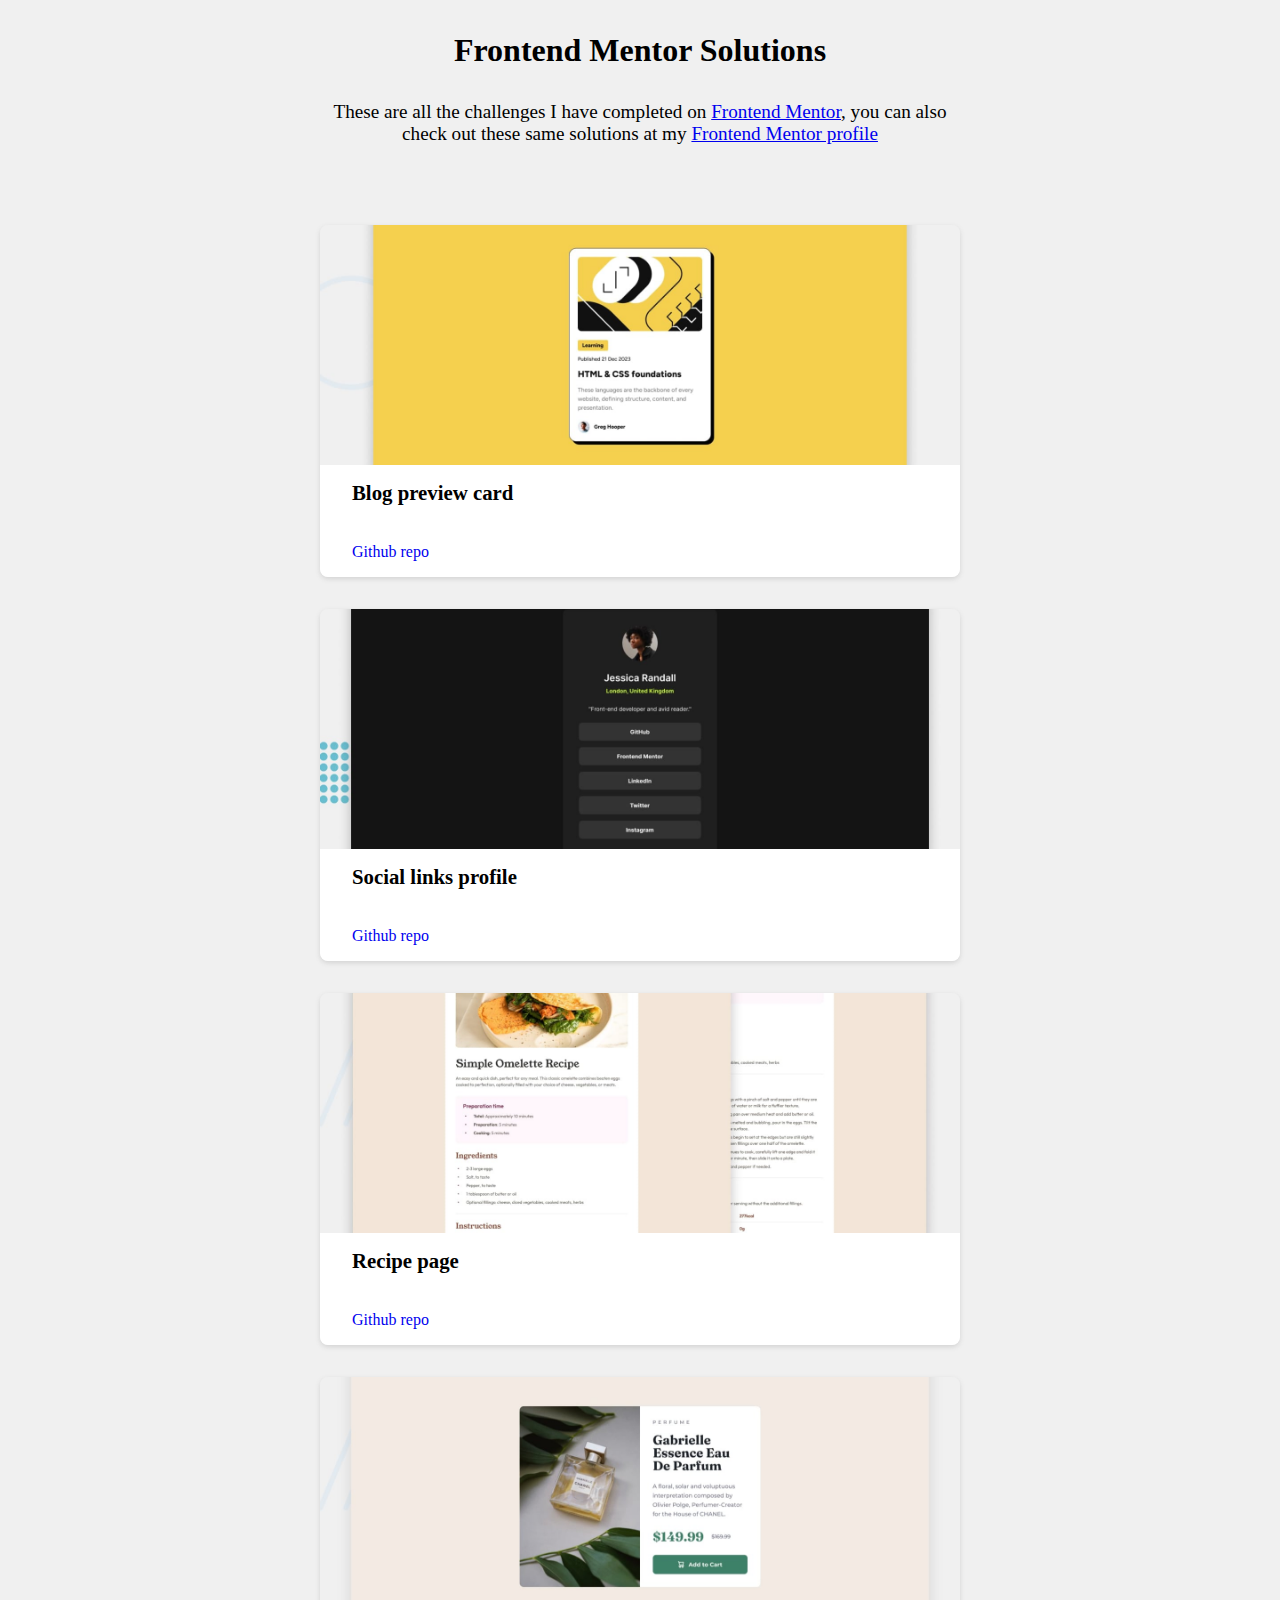
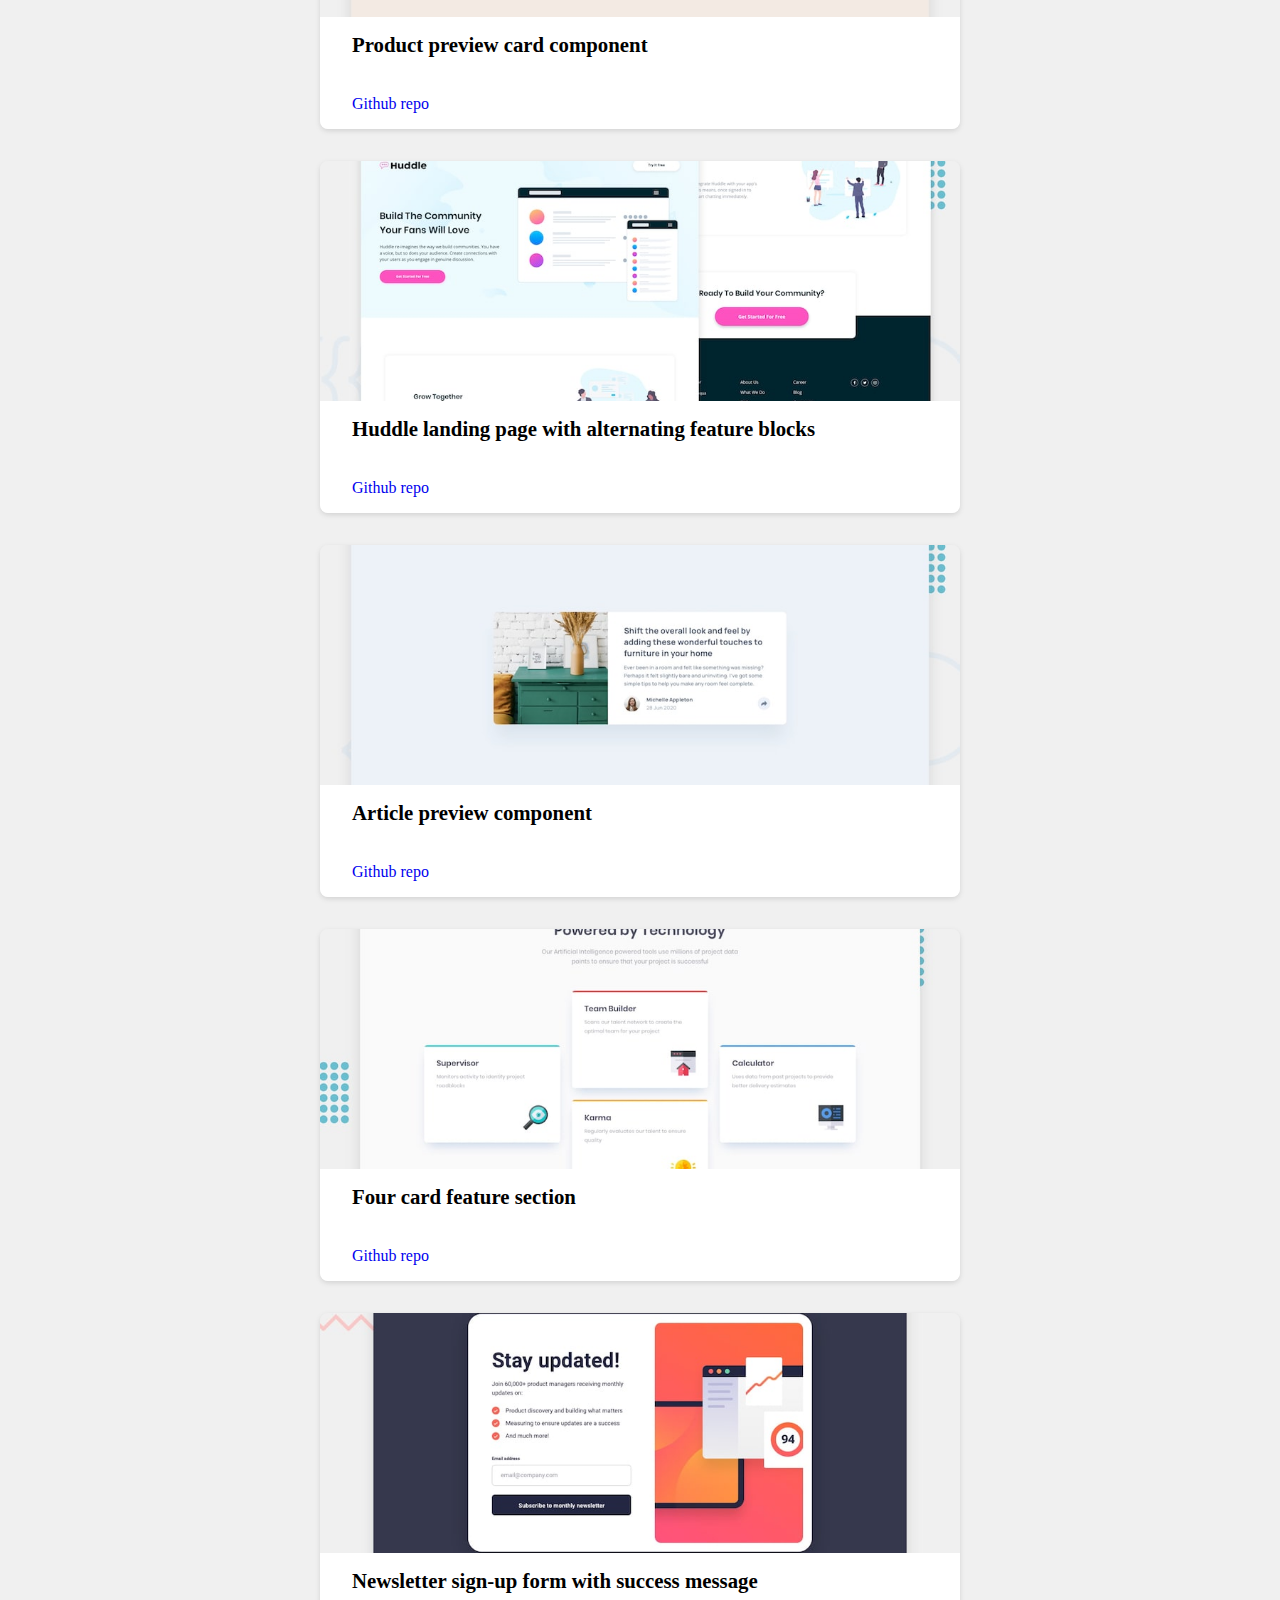
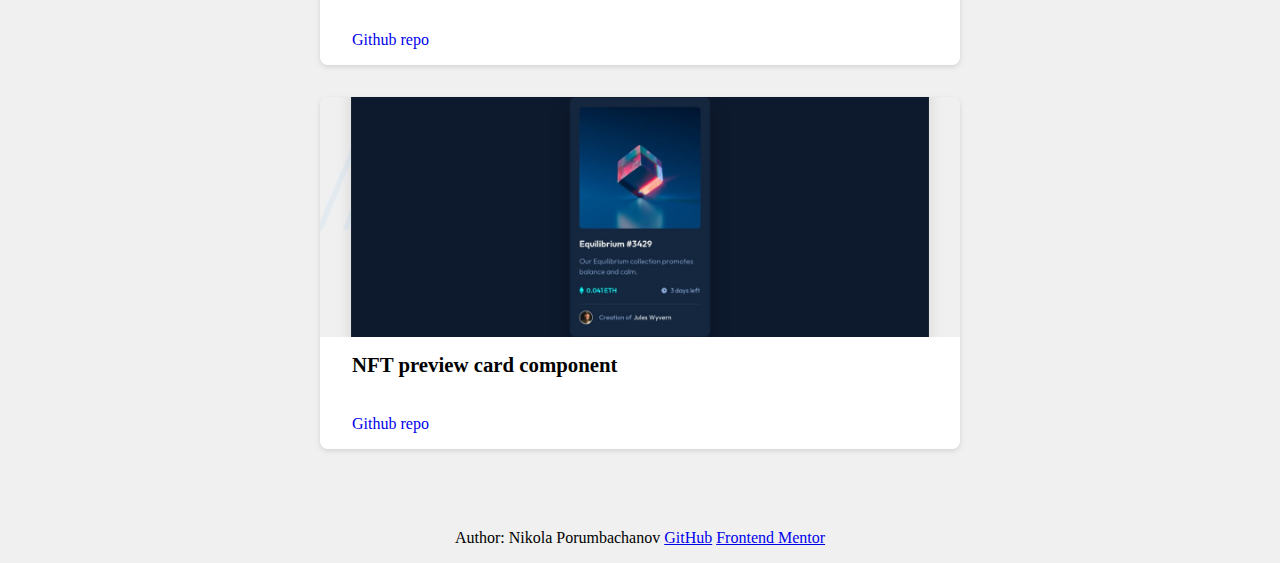
<file: index.html>
<!DOCTYPE html>
<html lang="en">
  <head>
    <meta charset="UTF-8" />
    <meta name="viewport" content="width=device-width, initial-scale=1.0" />
    <title>Frontend Mentor Challanges</title>

    <link rel="stylesheet" href="style.css" />
  </head>
  <body>
    <main class="container">
      <div class="text-content">
        <h1>Frontend Mentor Solutions</h1>
        <p>These are all the challenges I have completed on <a href="https://www.frontendmentor.io" target="_blank">Frontend Mentor</a>, you can also check out these same solutions at my <a href="https://www.frontendmentor.io/profile/porumbachanov/solutions" target="_blank">Frontend Mentor profile</a></p>
      </div>
      <ul class="cards" id="cards"></ul>
    </main>

    <footer>
      <div class="attribution">
        <p>Author: Nikola Porumbachanov <a href="https://github.com/porumbachanov" target="_blank">GitHub</a> <a href="https://www.frontendmentor.io/profile/porumbachanov" target="_blank">Frontend Mentor</a></p>
      </div>
    </footer>

    <script src="./script.js" type="module"></script>
  </body>
</html>
</file>
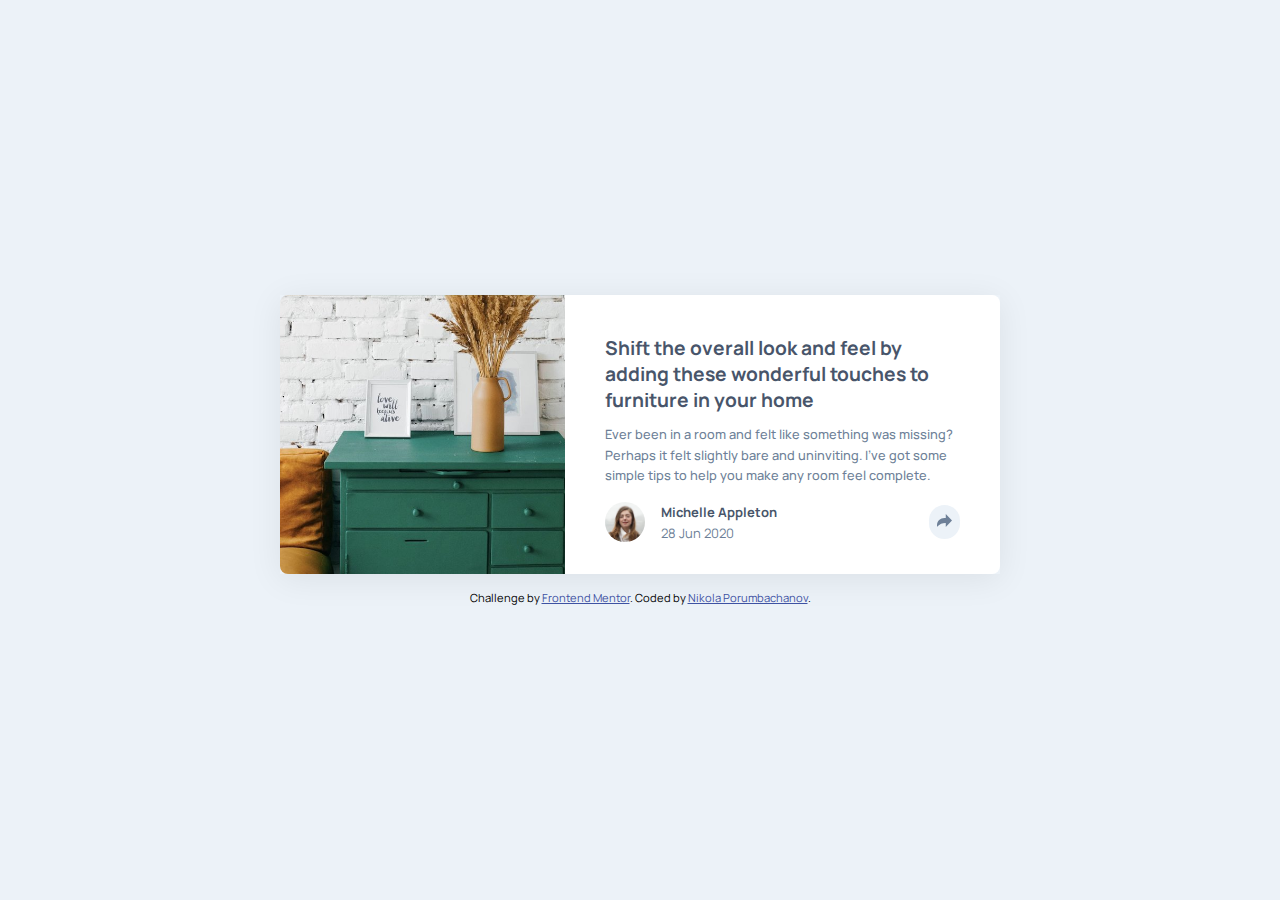
<file: article-preview-component/index.html>
<!DOCTYPE html>
<html lang="en">
  <head>
    <meta charset="UTF-8" />
    <meta name="viewport" content="width=device-width, initial-scale=1.0" />
    <!-- displays site properly based on user's device -->

    <link rel="icon" type="image/png" sizes="32x32" href="./images/favicon-32x32.png" />

    <!-- Google Fonts -->
    <link rel="preconnect" href="https://fonts.googleapis.com" />
    <link rel="preconnect" href="https://fonts.gstatic.com" crossorigin />
    <link href="https://fonts.googleapis.com/css2?family=Manrope:wght@200..800&display=swap" rel="stylesheet" />

    <link rel="stylesheet" href="style.css" />
    <script defer src="main.js"></script>

    <title>Frontend Mentor | Article preview component</title>
  </head>
  <body>
    <main>
      <div class="container">
        <div class="image"></div>
        <div class="content">
          <div class="content-text">
            <h1>Shift the overall look and feel by adding these wonderful touches to furniture in your home</h1>
            <p>Ever been in a room and felt like something was missing? Perhaps it felt slightly bare and uninviting. I’ve got some simple tips to help you make any room feel complete.</p>
          </div>
          <div class="bottom-content" id="bottom-content">
            <div class="author" id="author">
              <img src="images/avatar-michelle.jpg" alt="Michelle" />
              <div class="author-text">
                <span class="author-name">Michelle Appleton</span>
                <span class="date">28 Jun 2020</span>
              </div>
            </div>
            <div class="socials" id="socials">
              Share
              <a class="facebook" href="#">
                <img src="images/icon-facebook.svg" alt="facebook" />
              </a>
              <a class="twitter" href="#">
                <img src="images/icon-twitter.svg" alt="twitter" />
              </a>
              <a class="pinterest" href="#">
                <img src="images/icon-pinterest.svg" alt="pinterest" />
              </a>
            </div>
            <div class="share-icon" id="share">
              <svg xmlns="http://www.w3.org/2000/svg" width="15" height="13"><path fill="#6E8098" d="M15 6.495L8.766.014V3.88H7.441C3.33 3.88 0 7.039 0 10.936v2.049l.589-.612C2.59 10.294 5.422 9.11 8.39 9.11h.375v3.867L15 6.495z" /></svg>
              <div class="socials-tooltip" id="tooltip">
                Share
                <a class="facebook" href="#">
                  <img src="images/icon-facebook.svg" alt="facebook" />
                </a>
                <a class="twitter" href="#">
                  <img src="images/icon-twitter.svg" alt="twitter" />
                </a>
                <a class="pinterest" href="#">
                  <img src="images/icon-pinterest.svg" alt="pinterest" />
                </a>
              </div>
            </div>
          </div>
        </div>
      </div>
    </main>
    <footer>
      <div class="attribution">Challenge by <a href="https://www.frontendmentor.io?ref=challenge" target="_blank">Frontend Mentor</a>. Coded by <a href="#">Nikola Porumbachanov</a>.</div>
    </footer>
  </body>
</html>
</file>
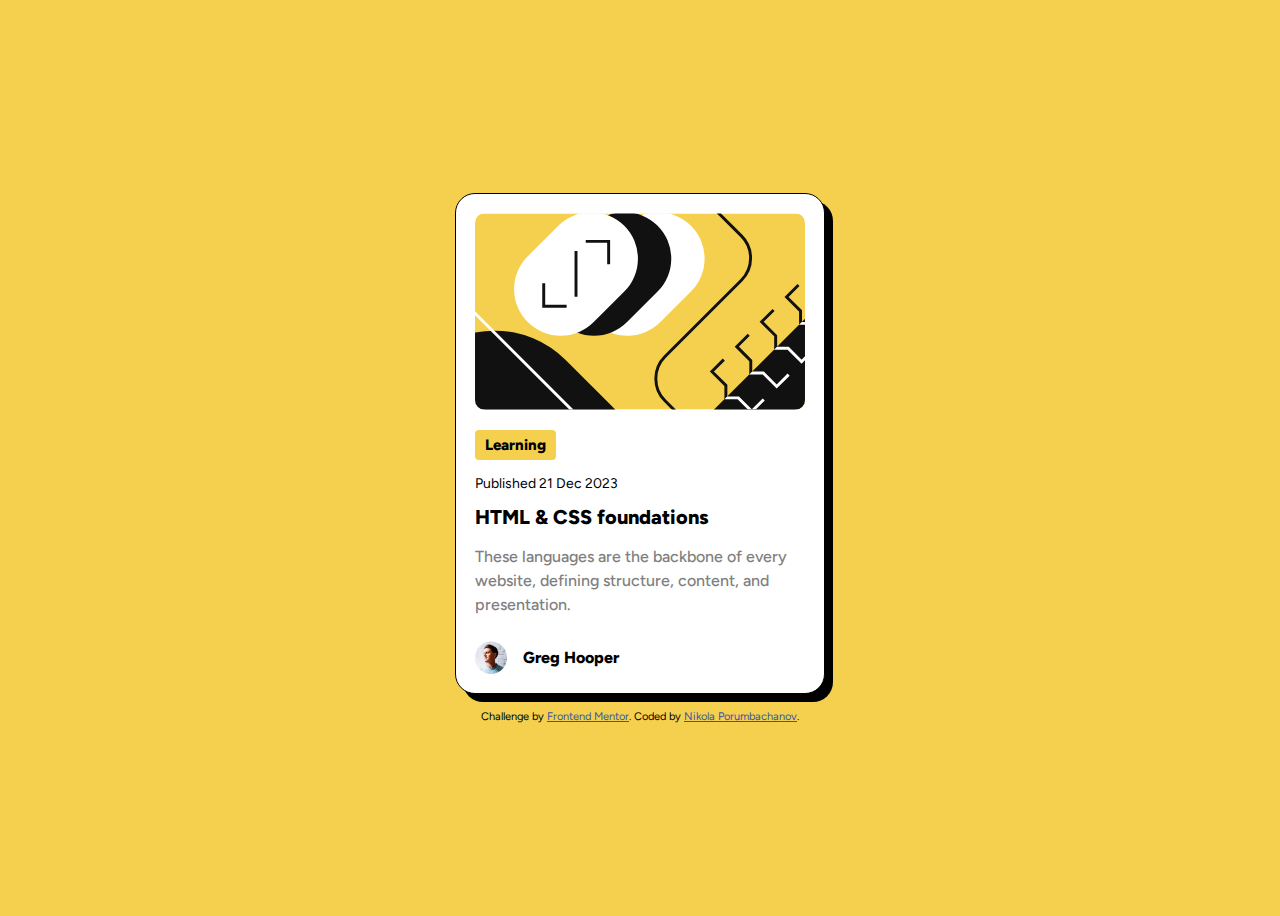
<file: blog-preview-card/index.html>
<!DOCTYPE html>
<html lang="en">
  <head>
    <meta charset="UTF-8" />
    <meta name="viewport" content="width=device-width, initial-scale=1.0" />
    <!-- displays site properly based on user's device -->

    <!-- Google Fonts -->
    <link rel="preconnect" href="https://fonts.googleapis.com" />
    <link rel="preconnect" href="https://fonts.gstatic.com" crossorigin />
    <link href="https://fonts.googleapis.com/css2?family=Figtree:ital,wght@0,300..900;1,300..900&display=swap" rel="stylesheet" />

    <link rel="icon" type="image/png" sizes="32x32" href="./assets/images/favicon-32x32.png" />
    <link rel="stylesheet" href="style.css" />

    <title>Frontend Mentor | Blog preview card</title>
  </head>
  <body>
    <main>
      <div class="card">
        <img class="card-img" src="assets/images/illustration-article.svg" alt="Article" />
        <div class="card-tag">Learning</div>
        <div class="card-date">Published 21 Dec 2023</div>
        <h1 class="card-title">HTML & CSS foundations</h1>
        <p class="card-desc">These languages are the backbone of every website, defining structure, content, and presentation.</p>

        <div class="card-author">
          <img src="assets/images/image-avatar.webp" alt="Author" />
          <span>Greg Hooper</span>
        </div>
      </div>
    </main>

    <footer>
      <div class="attribution">Challenge by <a href="https://www.frontendmentor.io?ref=challenge" target="_blank">Frontend Mentor</a>. Coded by <a href="#">Nikola Porumbachanov</a>.</div>
    </footer>
  </body>
</html>
</file>
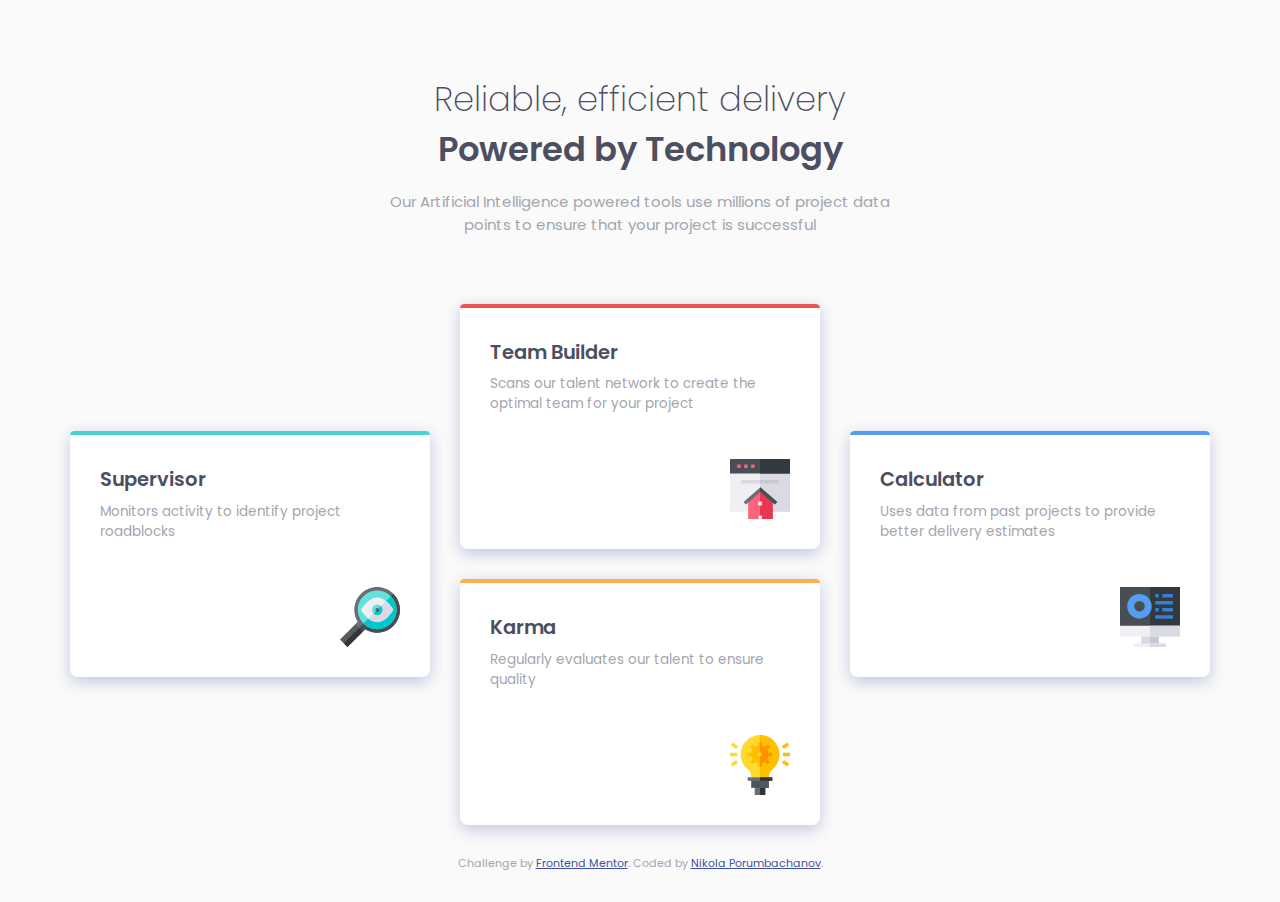
<file: four-card-feature-section/index.html>
<!DOCTYPE html>
<html lang="en">
  <head>
    <meta charset="UTF-8" />
    <meta name="viewport" content="width=device-width, initial-scale=1.0" />
    <!-- displays site properly based on user's device -->

    <link rel="icon" type="image/png" sizes="32x32" href="./images/favicon-32x32.png" />

    <!-- Google Fonts -->
    <link rel="preconnect" href="https://fonts.googleapis.com" />
    <link rel="preconnect" href="https://fonts.gstatic.com" crossorigin />
    <link href="https://fonts.googleapis.com/css2?family=Poppins:ital,wght@0,100;0,200;0,300;0,400;0,500;0,600;0,700;0,800;0,900;1,100;1,200;1,300;1,400;1,500;1,600;1,700;1,800;1,900&display=swap" rel="stylesheet" />

    <link rel="stylesheet" href="style.css" />

    <title>Frontend Mentor | Four card feature section</title>
  </head>
  <body>
    <main>
      <div class="text-container">
        <h1>Reliable, efficient delivery</h1>
        <h2>Powered by Technology</h2>
        <p>Our Artificial Intelligence powered tools use millions of project data points to ensure that your project is successful</p>
      </div>
      <div class="card-container">
        <div class="card">
          <h2>Supervisor</h2>
          <p>Monitors activity to identify project roadblocks</p>
          <img src="images/icon-supervisor.svg" alt="Supervisor" />
        </div>
        <div class="card">
          <h2>Team Builder</h2>
          <p>Scans our talent network to create the optimal team for your project</p>
          <img src="images/icon-team-builder.svg" alt="Team Builder" />
        </div>
        <div class="card">
          <h2>Karma</h2>
          <p>Regularly evaluates our talent to ensure quality</p>
          <img src="images/icon-karma.svg" alt="Karma" />
        </div>
        <div class="card">
          <h2>Calculator</h2>
          <p>Uses data from past projects to provide better delivery estimates</p>
          <img src="images/icon-calculator.svg" alt="Calculator" />
        </div>
      </div>
    </main>

    <footer>
      <p class="attribution">Challenge by <a href="https://www.frontendmentor.io?ref=challenge" target="_blank">Frontend Mentor</a>. Coded by <a href="https://www.frontendmentor.io/profile/Vrondir" target="_blank">Nikola Porumbachanov</a>.</p>
    </footer>
  </body>
</html>
</file>
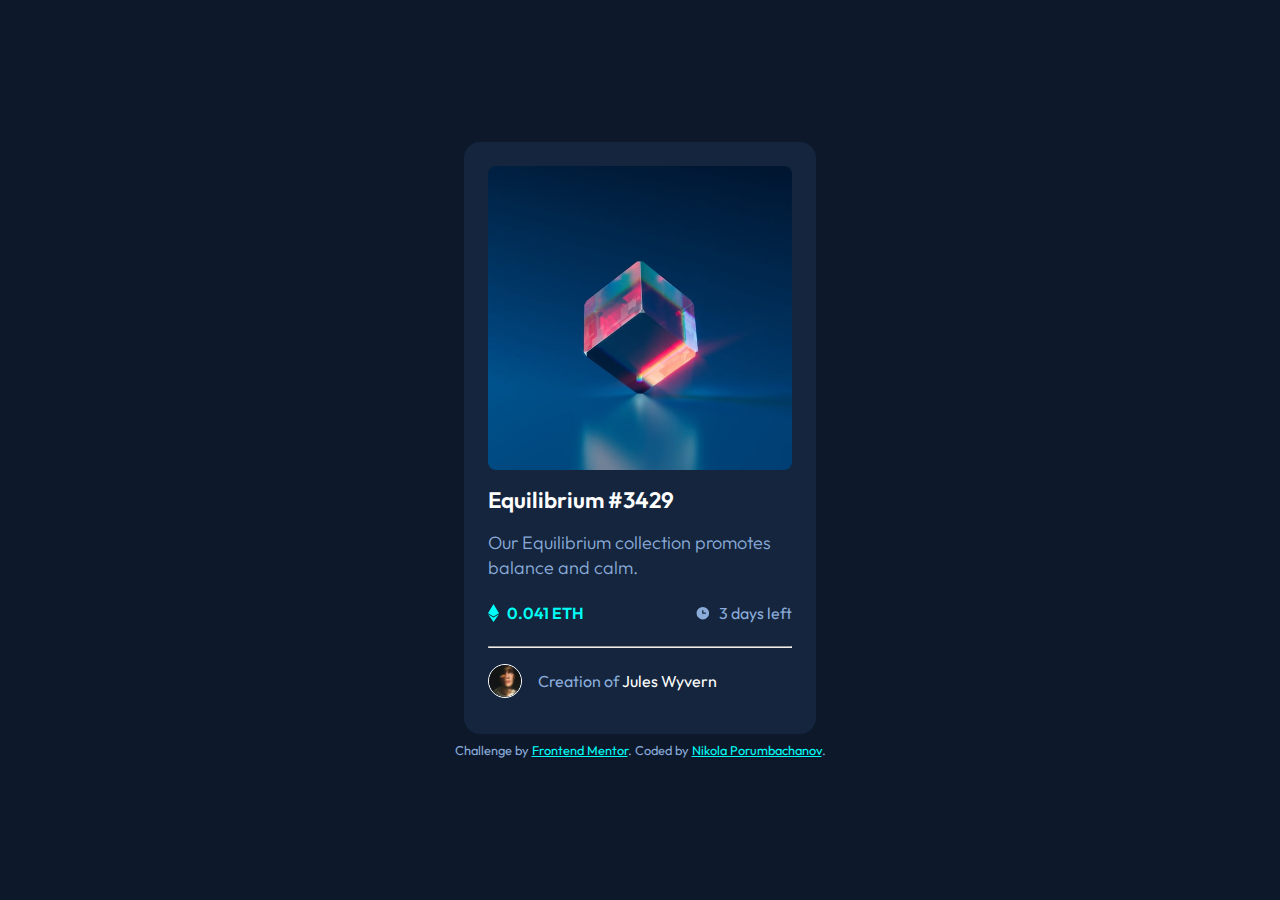
<file: nft-preview-card-component-main/index.html>
<!DOCTYPE html>
<html lang="en">
  <head>
    <meta charset="UTF-8" />
    <meta name="viewport" content="width=device-width, initial-scale=1.0" />
    <!-- displays site properly based on user's device -->

    <link rel="icon" type="image/png" sizes="32x32" href="./images/favicon-32x32.png" />
    <link rel="stylesheet" href="style.css" />

    <link rel="preconnect" href="https://fonts.googleapis.com" />
    <link rel="preconnect" href="https://fonts.gstatic.com" crossorigin />
    <link href="https://fonts.googleapis.com/css2?family=Outfit:wght@100..900&display=swap" rel="stylesheet" />

    <title>Frontend Mentor | NFT preview card component</title>
  </head>
  <body>
    <main>
      <article class="card">
        <div class="card__image">
          <img src="images/image-equilibrium.jpg" alt="Equilibrium" />
          <div class="overlay"><img src="images/icon-view.svg" alt="View" /></div>
        </div>
        <div class="card__text">
          <h1>Equilibrium #3429</h1>
          <p>Our Equilibrium collection promotes balance and calm.</p>
        </div>
        <div class="card__price">
          <div class="card__price-item card__price-item--ether">
            <img src="images/icon-ethereum.svg" alt="Ethereum" />
            <p>0.041 ETH</p>
          </div>
          <div class="card__price-item card__price-item--time">
            <img src="images/icon-clock.svg" alt="" />
            <p>3 days left</p>
          </div>
        </div>
        <hr class="card__divider" />
        <div class="card__author">
          <img src="images/image-avatar.png" alt="Avatar" />
          <p>Creation of <span>Jules Wyvern</span></p>
        </div>
      </article>
    </main>

    <footer>
      <div class="attribution">Challenge by <a href="https://www.frontendmentor.io?ref=challenge" target="_blank">Frontend Mentor</a>. Coded by <a href="https://www.frontendmentor.io/profile/porumbachanov" target="_blank">Nikola Porumbachanov</a>.</div>
    </footer>
  </body>
</html>
</file>
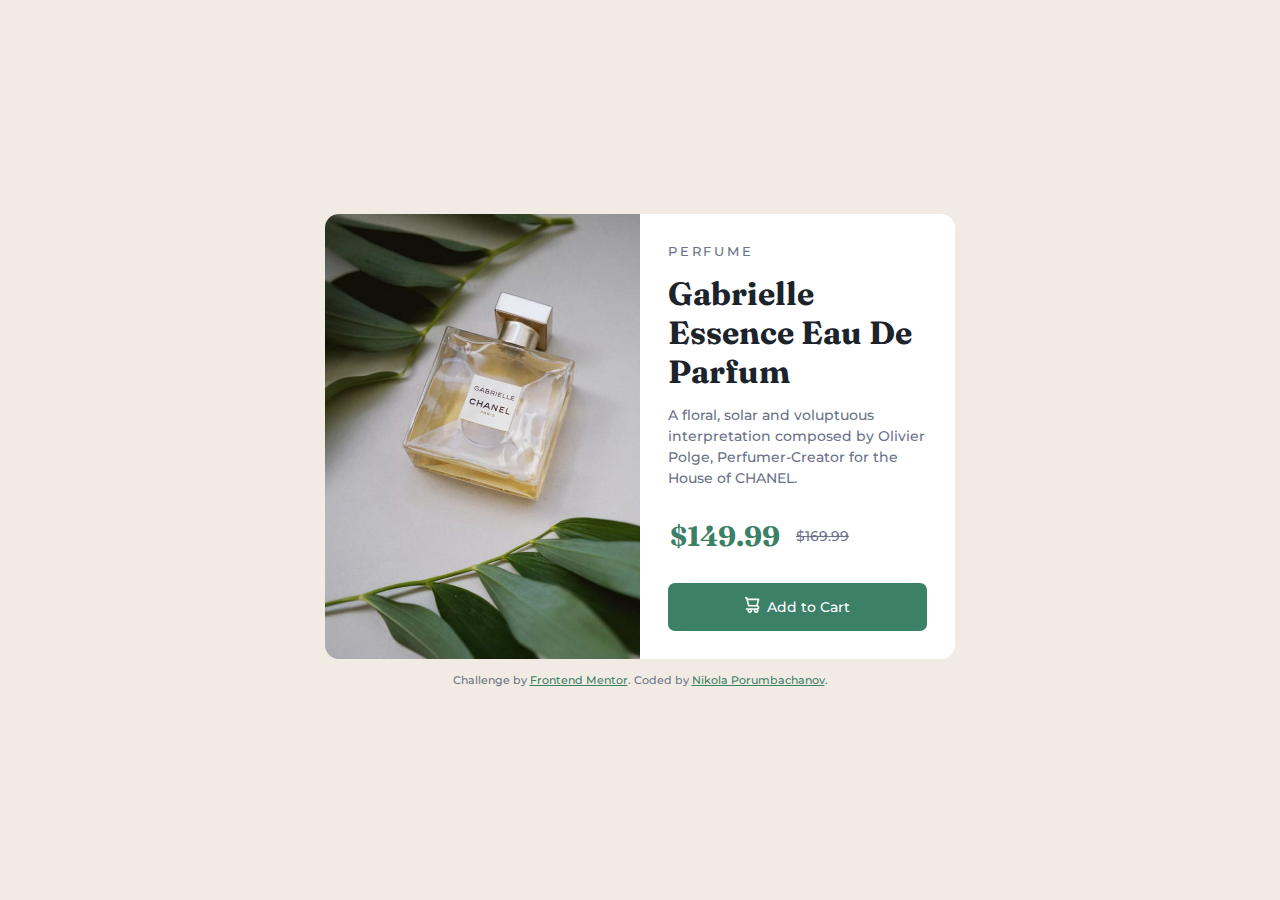
<file: product-preview-card-component/index.html>
<!DOCTYPE html>
<html lang="en">
  <head>
    <meta charset="UTF-8" />
    <meta name="viewport" content="width=device-width, initial-scale=1.0" />
    <!-- displays site properly based on user's device -->

    <link rel="icon" type="image/png" sizes="32x32" href="./images/favicon-32x32.png" />

    <link rel="preconnect" href="https://fonts.googleapis.com" />
    <link rel="preconnect" href="https://fonts.gstatic.com" crossorigin />
    <link href="https://fonts.googleapis.com/css2?family=Montserrat:ital,wght@0,100..900;1,100..900&display=swap" rel="stylesheet" />

    <link rel="preconnect" href="https://fonts.googleapis.com" />
    <link rel="preconnect" href="https://fonts.gstatic.com" crossorigin />
    <link href="https://fonts.googleapis.com/css2?family=Fraunces:ital,opsz,wght@0,9..144,100..900;1,9..144,100..900&display=swap" rel="stylesheet" />

    <link rel="stylesheet" href="style.css" />

    <title>Frontend Mentor | Product preview card component</title>
  </head>
  <body>
    <main>
      <div class="container">
        <div class="image"></div>
        <div class="content">
          <span>Perfume</span>
          <h1>Gabrielle Essence Eau De Parfum</h1>
          <p>A floral, solar and voluptuous interpretation composed by Olivier Polge, Perfumer-Creator for the House of CHANEL.</p>
          <table class="price">
            <tr>
              <td>$149.99</td>
              <td>$169.99</td>
            </tr>
          </table>
          <a class="button" href="#">Add to Cart</a>
        </div>
      </div>
    </main>

    <footer>
      <div class="attribution">Challenge by <a href="https://www.frontendmentor.io?ref=challenge" target="_blank">Frontend Mentor</a>. Coded by <a href="#">Nikola Porumbachanov</a>.</div>
    </footer>
  </body>
</html>
</file>
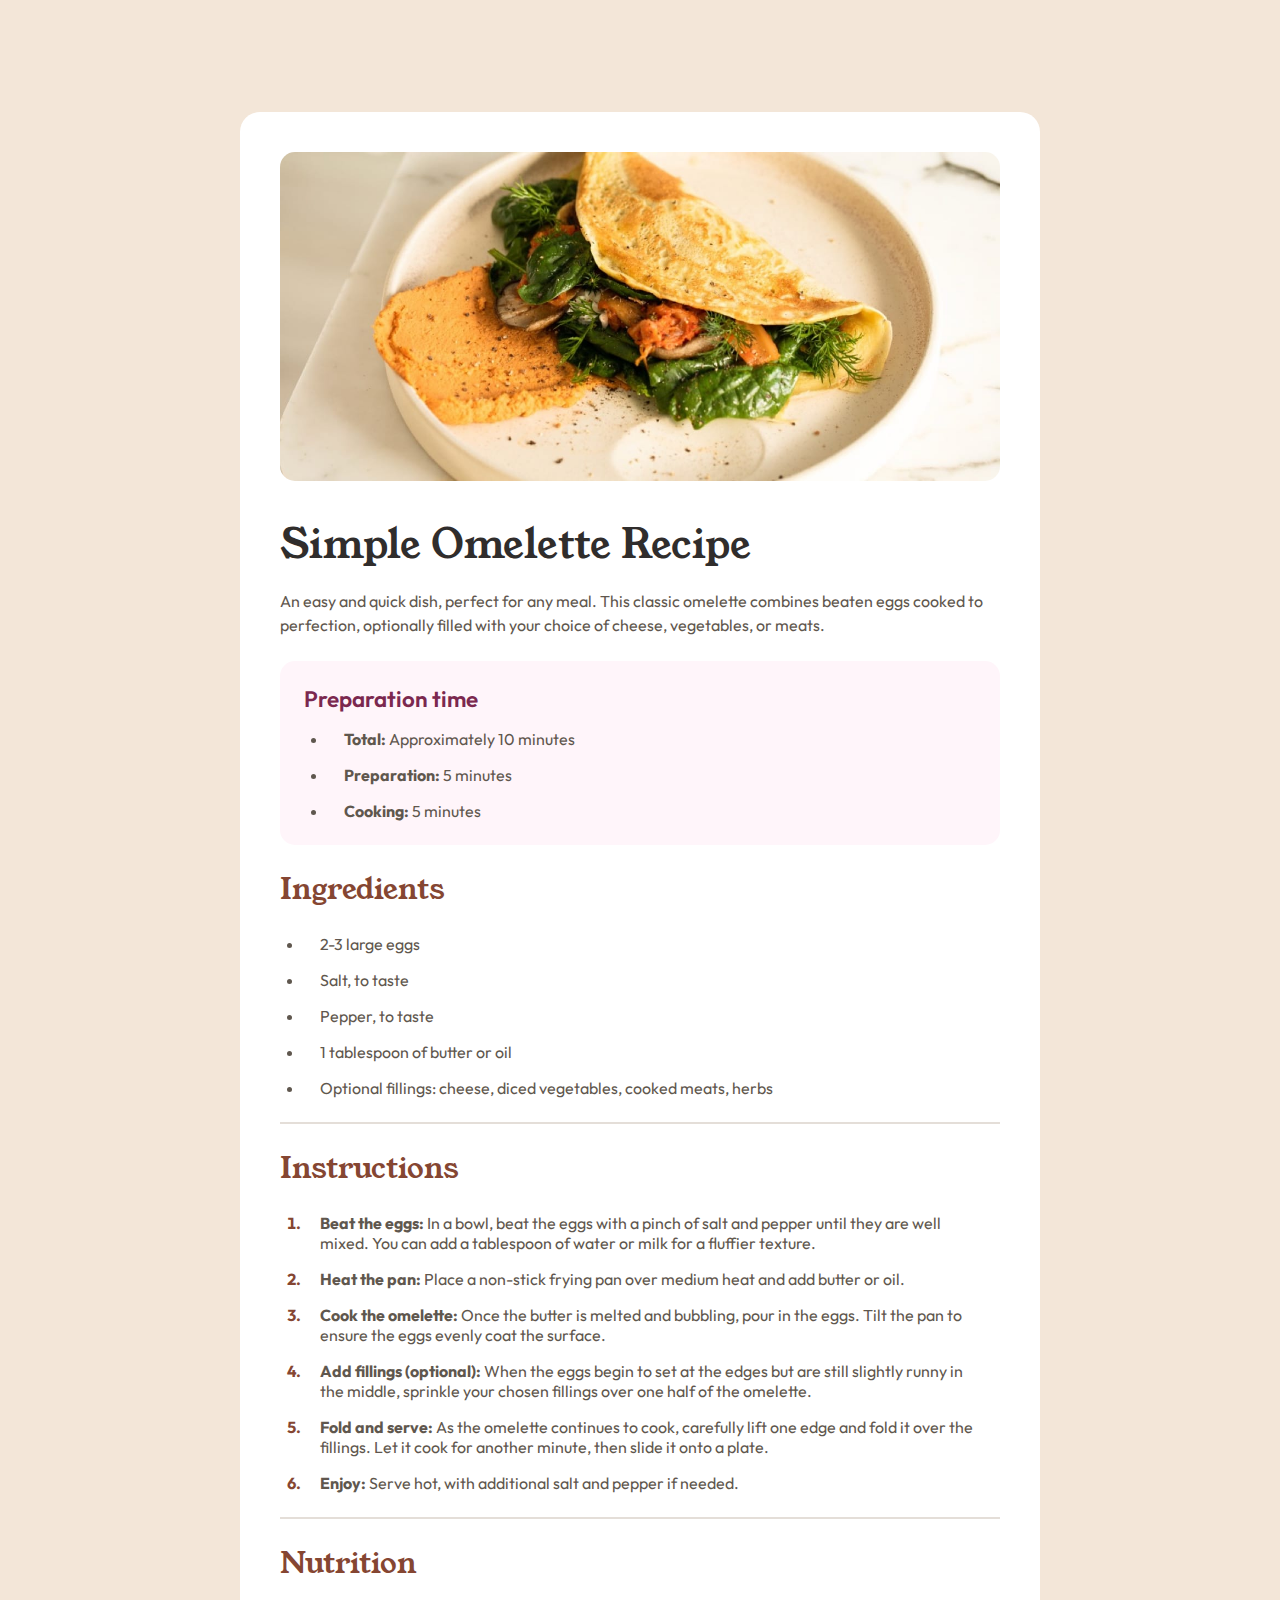
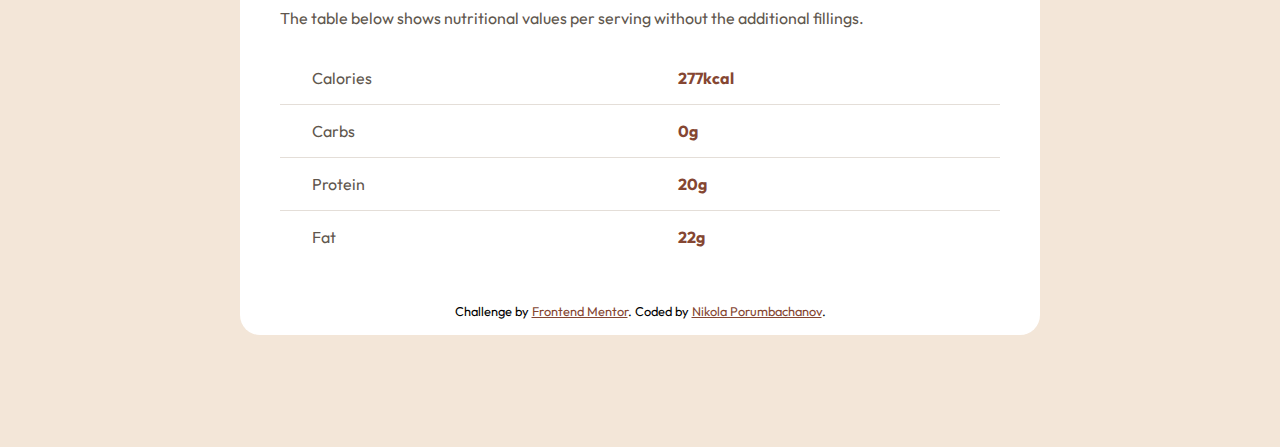
<file: recipe-page/index.html>
<!DOCTYPE html>
<html lang="en">
  <head>
    <meta charset="UTF-8" />
    <meta name="viewport" content="width=device-width, initial-scale=1.0" />
    <!-- displays site properly based on user's device -->

    <link rel="icon" type="image/png" sizes="32x32" href="./assets/images/favicon-32x32.png" />

    <!-- Google Fonts -->
    <link rel="preconnect" href="https://fonts.googleapis.com" />
    <link rel="preconnect" href="https://fonts.gstatic.com" crossorigin />
    <link href="https://fonts.googleapis.com/css2?family=Inter:wght@100..900&family=Young+Serif&display=swap" rel="stylesheet" />

    <link rel="preconnect" href="https://fonts.googleapis.com" />
    <link rel="preconnect" href="https://fonts.gstatic.com" crossorigin />
    <link href="https://fonts.googleapis.com/css2?family=Inter:wght@100..900&family=Outfit:wght@100..900&family=Young+Serif&display=swap" rel="stylesheet" />

    <link rel="stylesheet" href="style.css" />

    <title>Frontend Mentor | Recipe page</title>
  </head>
  <body>
    <main>
      <article>
        <header>
          <div class="img-container">
            <img src="assets/images/image-omelette.jpeg" alt="Omelette" />
          </div>
          <h1>Simple Omelette Recipe</h1>
          <p>An easy and quick dish, perfect for any meal. This classic omelette combines beaten eggs cooked to perfection, optionally filled with your choice of cheese, vegetables, or meats.</p>
        </header>

        <div class="container">
          <section class="preparation">
            <h2>Preparation time</h2>
            <ul>
              <li><b>Total:</b> Approximately 10 minutes</li>
              <li><b>Preparation:</b> 5 minutes</li>
              <li><b>Cooking:</b> 5 minutes</li>
            </ul>
          </section>

          <section class="ingredients">
            <h1>Ingredients</h1>
            <ul>
              <li>2-3 large eggs</li>
              <li>Salt, to taste</li>
              <li>Pepper, to taste</li>
              <li>1 tablespoon of butter or oil</li>
              <li>Optional fillings: cheese, diced vegetables, cooked meats, herbs</li>
            </ul>
          </section>

          <hr />

          <section class="instructions">
            <h1>Instructions</h1>
            <ol>
              <li><b>Beat the eggs:</b> In a bowl, beat the eggs with a pinch of salt and pepper until they are well mixed. You can add a tablespoon of water or milk for a fluffier texture.</li>
              <li><b>Heat the pan:</b> Place a non-stick frying pan over medium heat and add butter or oil.</li>
              <li><b>Cook the omelette:</b> Once the butter is melted and bubbling, pour in the eggs. Tilt the pan to ensure the eggs evenly coat the surface.</li>
              <li><b>Add fillings (optional):</b> When the eggs begin to set at the edges but are still slightly runny in the middle, sprinkle your chosen fillings over one half of the omelette.</li>
              <li><b>Fold and serve:</b> As the omelette continues to cook, carefully lift one edge and fold it over the fillings. Let it cook for another minute, then slide it onto a plate.</li>
              <li><b>Enjoy:</b> Serve hot, with additional salt and pepper if needed.</li>
            </ol>
          </section>

          <hr />

          <section class="nutrition">
            <h1>Nutrition</h1>
            <p>The table below shows nutritional values per serving without the additional fillings.</p>
            <table>
              <tr>
                <td>Calories</td>
                <td>277kcal</td>
              </tr>
              <tr>
                <td>Carbs</td>
                <td>0g</td>
              </tr>
              <tr>
                <td>Protein</td>
                <td>20g</td>
              </tr>
              <tr>
                <td>Fat</td>
                <td>22g</td>
              </tr>
            </table>
          </section>
        </div>
        <footer>
          <div class="attribution">Challenge by <a href="https://www.frontendmentor.io?ref=challenge" target="_blank">Frontend Mentor</a>. Coded by <a href="#">Nikola Porumbachanov</a>.</div>
        </footer>
      </article>
    </main>
  </body>
</html>
</file>
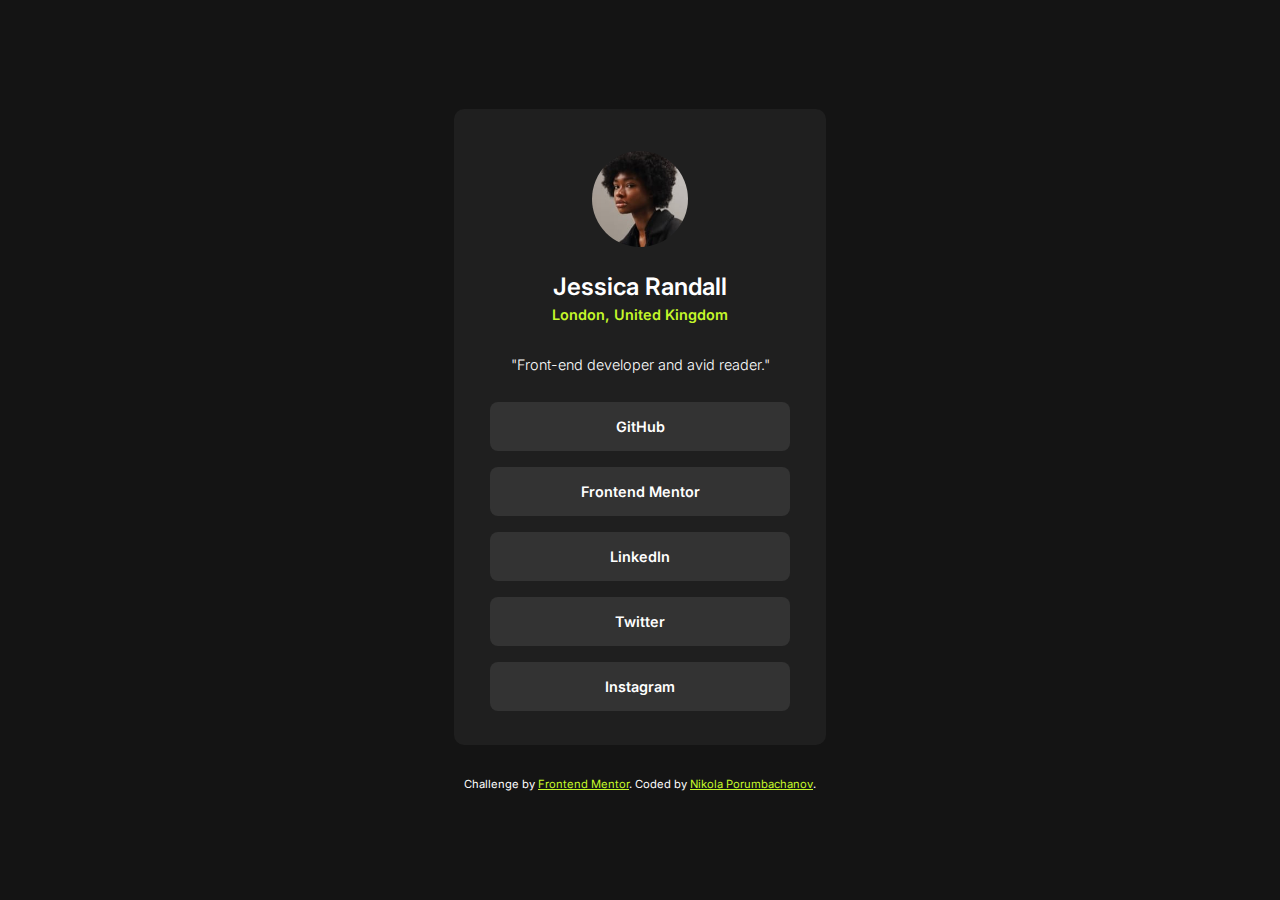
<file: social-links-profile/index.html>
<!DOCTYPE html>
<html lang="en">
  <head>
    <meta charset="UTF-8" />
    <meta name="viewport" content="width=device-width, initial-scale=1.0" />
    <!-- displays site properly based on user's device -->

    <link rel="icon" type="image/png" sizes="32x32" href="./assets/images/favicon-32x32.png" />

    <!-- Google Fonts -->
    <link rel="preconnect" href="https://fonts.googleapis.com" />
    <link rel="preconnect" href="https://fonts.gstatic.com" crossorigin />
    <link href="https://fonts.googleapis.com/css2?family=Inter:wght@100..900&display=swap" rel="stylesheet" />

    <link rel="stylesheet" href="style.css" />

    <title>Frontend Mentor | Social links profile</title>
  </head>
  <body>
    <main>
      <div class="container">
        <div class="profile">
          <img src="assets/images/avatar-jessica.jpeg" alt="Avatar" />
          <h1 class="name">Jessica Randall</h1>
          <span class="location">London, United Kingdom</span>
          <p class="description">"Front-end developer and avid reader."</p>
        </div>

        <div class="socials">
          <a href="#">GitHub</a>
          <a href="#">Frontend Mentor</a>
          <a href="#">LinkedIn</a>
          <a href="#">Twitter</a>
          <a href="#">Instagram</a>
        </div>
      </div>
    </main>
    <footer>
      <div class="attribution">Challenge by <a href="https://www.frontendmentor.io?ref=challenge" target="_blank">Frontend Mentor</a>. Coded by <a href="#">Nikola Porumbachanov</a>.</div>
    </footer>
  </body>
</html>
</file>
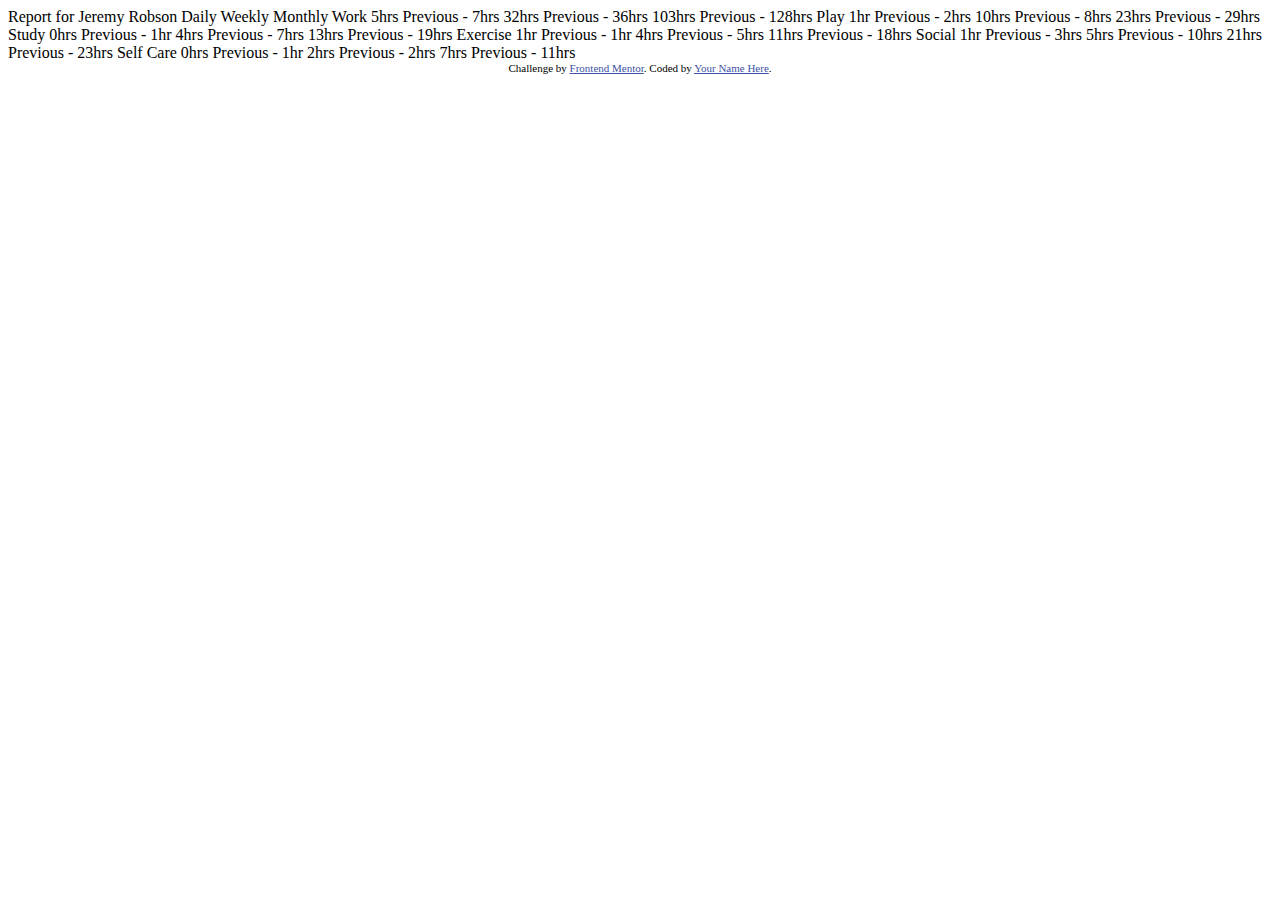
<file: time-tracking-dashboard-main/index.html>
<!DOCTYPE html>
<html lang="en">
<head>
  <meta charset="UTF-8">
  <meta name="viewport" content="width=device-width, initial-scale=1.0"> <!-- displays site properly based on user's device -->

  <link rel="icon" type="image/png" sizes="32x32" href="./images/favicon-32x32.png">
  
  <title>Frontend Mentor | Time tracking dashboard</title>

  <!-- Feel free to remove these styles or customise in your own stylesheet 👍 -->
  <style>
    .attribution { font-size: 11px; text-align: center; }
    .attribution a { color: hsl(228, 45%, 44%); }
  </style>
</head>
<body>

  Report for
  Jeremy Robson

  Daily
  Weekly
  Monthly

  Work
  5hrs <!-- daily -->
  Previous - 7hrs <!-- daily -->
  32hrs <!-- weekly -->
  Previous - 36hrs <!-- weekly -->
  103hrs <!-- monthly -->
  Previous - 128hrs <!-- monthly -->

  Play
  1hr <!-- daily -->
  Previous - 2hrs <!-- daily -->
  10hrs <!-- weekly -->
  Previous - 8hrs <!-- weekly -->
  23hrs <!-- monthly -->
  Previous - 29hrs <!-- monthly -->

  Study
  0hrs <!-- daily -->
  Previous - 1hr <!-- daily -->
  4hrs <!-- weekly -->
  Previous - 7hrs <!-- weekly -->
  13hrs <!-- monthly -->
  Previous - 19hrs <!-- monthly -->

  Exercise
  1hr <!-- daily -->
  Previous - 1hr <!-- daily -->
  4hrs <!-- weekly -->
  Previous - 5hrs <!-- weekly -->
  11hrs <!-- monthly -->
  Previous - 18hrs <!-- monthly -->

  Social
  1hr <!-- daily -->
  Previous - 3hrs <!-- daily -->
  5hrs <!-- weekly -->
  Previous - 10hrs <!-- weekly -->
  21hrs <!-- monthly -->
  Previous - 23hrs <!-- monthly -->

  Self Care
  0hrs <!-- daily -->
  Previous - 1hr <!-- daily -->
  2hrs <!-- weekly -->
  Previous - 2hrs <!-- weekly -->
  7hrs <!-- monthly -->
  Previous - 11hrs <!-- monthly -->

  
  <div class="attribution">
    Challenge by <a href="https://www.frontendmentor.io?ref=challenge" target="_blank">Frontend Mentor</a>. 
    Coded by <a href="#">Your Name Here</a>.
  </div>
</body>
</html>
</file>
<file: style.css>
* {
  margin: 0;
  padding: 0;
}

body {
  display: flex;
  flex-direction: column;
  align-items: center;
  justify-content: center;
  background-color: rgb(240, 240, 240);
}

.text-content {
  margin-top: 2rem;
  margin-bottom: 5rem;
  text-align: center;
}

.text-content h1 {
  margin-bottom: 2rem;
}

.text-content p {
  font-size: 1.2rem;
}

.container {
  margin: 0 20rem;
}

.cards {
  display: grid;
  grid-template-columns: repeat(auto-fill, minmax(20rem, 1fr));
  grid-auto-rows: auto;
  grid-column-gap: 1.5rem;
  grid-row-gap: 2rem;
  margin-bottom: 5rem;
}

.card {
  position: relative;
  padding: 0;
  list-style-type: none;
  width: 100%;
  position: relative;
  border-radius: 0.5rem;
  box-shadow: 0px 2px 5px lightgray;
  transition: all 0.3s ease;
}

.card:hover {
  box-shadow: 0px 6px 15px lightgray;
}

.image {
  overflow: hidden;
  border-radius: 0.5rem 0.5rem 0 0;
}

.card img {
  height: 15rem;
  width: 100%;
  margin: 0;
  padding: 0;
  display: block;
  object-fit: cover;
  object-position: center;
  transition: all 0.3s ease;
}

.card:hover img {
  transform: scale(1.2);
}

.card-content {
  height: 5rem;
  padding: 1rem 2rem;
  display: flex;
  flex-direction: column;
  border-radius: 0 0 0.5rem 0.5rem;
  background-color: white;
}

.card h2 {
  font-size: 1.3rem;
}

.card h2 a::before {
  content: '';
  position: absolute;
  top: 0px;
  right: 0px;
  bottom: 0px;
  left: 0px;
}

.card h2 a {
  text-decoration: none;
  color: black;
}

.card small {
  margin-top: auto;
  font-size: 1rem;
}

.card small a {
  position: relative;
  text-decoration: none;
}

.attribution {
  margin-bottom: 1rem;
}
</file>
<file: article-preview-component/style.css>
* {
  margin: 0;
  padding: 0;
  box-sizing: border-box;
}

:root {
  --very-dark-grayish-blue: hsl(217, 19%, 35%);
  --desaturated-dark-blue: hsl(214, 17%, 51%);
  --grayish-blue: hsl(212, 23%, 69%);
  --light-grayish-blue: hsl(210, 46%, 95%);
}

body {
  font-family: 'Manrope', sans-serif;
  background-color: var(--light-grayish-blue);
  display: flex;
  flex-direction: column;
  align-items: center;
  justify-content: center;
  height: 100vh;
  font-size: 13px;
}

.container {
  display: flex;
  flex-direction: column;
  width: 100%;
  max-width: 20rem;
  box-shadow: 0 0.3rem 2rem rgba(0, 0, 0, 0.075);
}

.image {
  background-image: url('images/drawers.jpg');
  background-size: cover;
  background-position: center;
  width: 100%;
  height: 12rem;
  border-radius: 0.5rem 0.5rem 0 0;
}

.content {
  background-color: white;
  border-radius: 0 0 0.5rem 0.5rem;
}

.content-text {
  display: flex;
  flex-direction: column;
  gap: 0.7rem;
  padding-top: 2.5rem;
  padding-left: 2rem;
  padding-right: 2rem;
}

.content-text h1 {
  font-size: 1rem;
  font-weight: 700;
  color: var(--very-dark-grayish-blue);
}

.content-text p {
  font-weight: 500;
  color: var(--desaturated-dark-blue);
  line-height: 1.3rem;
}

.bottom-content {
  margin-top: 1rem;
  display: flex;
  align-items: center;
  justify-content: space-between;
  padding: 1rem 2rem;
  border-radius: 0 0 0.5rem 0.5rem;
  transition: background-color 0.3s ease;
}

.bottom-content.color {
  background-color: var(--very-dark-grayish-blue);
}

.author {
  display: flex;
  justify-content: flex-start;
  align-items: center;
  gap: 1rem;
}

.author.hidden {
  display: none;
}

.author img {
  border-radius: 50%;
  height: 2.5rem;
}

.author-text {
  display: flex;
  flex-direction: column;
  gap: 0.2rem;
}

.author-name {
  color: var(--very-dark-grayish-blue);
  font-weight: 700;
}

.date {
  color: var(--desaturated-dark-blue);
}

.socials {
  display: flex;
  color: var(--grayish-blue);
  text-transform: uppercase;
  font-size: 0.8rem;
  font-weight: 500;
  letter-spacing: 0.3rem;
  gap: 1rem;
  align-items: center;
  justify-content: center;
  transition: opacity 0.3s ease, transform 0.3s ease;
}

.socials.hidden {
  display: none;
}

.share-icon {
  background-color: var(--light-grayish-blue);
  padding: 0.5rem;
  border-radius: 1rem;
  cursor: pointer;
  position: relative;
  transition: background-color 0.3s ease;
}

.share-icon svg path {
  fill: #6e8098;
  transition: fill 0.3s ease;
}

.socials-tooltip {
  display: flex;
  position: absolute;
  background-color: var(--very-dark-grayish-blue);
  color: var(--grayish-blue);
  text-transform: uppercase;
  font-size: 0.8rem;
  font-weight: 500;
  letter-spacing: 0.3rem;
  bottom: calc(100% + 1.5rem);
  left: -6.7rem;
  gap: 1rem;
  align-items: center;
  justify-content: center;
  padding: 0.9rem 2.3rem;
  border-radius: 0.5rem;
  white-space: nowrap;
  z-index: 1;
  transition: opacity 0.3s ease, transform 0.3s ease;
}

.socials-tooltip::after {
  content: '';
  position: absolute;
  bottom: -1.4rem;
  left: 50%;
  transform: translateX(-50%);
  border-width: 0.8rem;
  border-style: solid;
  border-color: var(--very-dark-grayish-blue) transparent transparent transparent;
}

.socials-tooltip.hidden {
  opacity: 0;
  transform: translateY(0.5rem);
  pointer-events: none;
}

.socials-tooltip.visible {
  opacity: 1;
  transform: translateY(0);
  pointer-events: auto;
}

.facebook,
.twitter,
.pinterest {
  transition: all 0.2s ease;
}

.facebook:hover,
.twitter:hover,
.pinterest:hover {
  transform: translateY(-0.1rem);
}

.share-icon.clicked {
  background-color: var(--desaturated-dark-blue);
}

.share-icon.clicked svg path {
  fill: #ffffff;
}

.attribution {
  margin-top: 1rem;
  font-size: 0.7rem;
  text-align: center;
}

.attribution a {
  color: hsl(228, 45%, 44%);
}

@media (min-width: 48rem) {
  .container {
    flex-direction: row;
    max-width: 45rem;
    height: 100%;
  }
  .image {
    border-radius: 0.5rem 0 0 0.5rem;
    width: 100%;
    height: auto;
    background-position: left;
  }
  .content {
    height: auto;
    border-radius: 0 0.5rem 0.5rem 0;
  }
  .content-text {
    padding-top: 2.5rem;
    padding-left: 2.5rem;
    padding-right: 2.5rem;
  }
  .bottom-content {
    padding: 0 2.5rem;
    padding-bottom: 2rem;
    margin-top: 1rem;
  }
  .content-text h1 {
    font-size: 1.2rem;
  }
  .content-text p {
    font-size: 0.8rem;
  }
}
</file>
<file: blog-preview-card/style.css>
body {
  font-family: 'Figtree', sans-serif;
  background-color: hsl(47, 88%, 63%);
  display: flex;
  flex-direction: column;
  align-items: center;
  justify-content: center;
  height: 100vh;
}

.card {
  display: inline-block;
  text-align: left;
  width: clamp(20em, 30vw, 370px);
  background-color: hsl(0, 0%, 100%);
  padding: 1.2em;
  border-radius: 20px;
  border: 1px solid;
  box-shadow: 0.5em 0.5em;
  box-sizing: border-box;
}

.card-img {
  width: 100%;
  border-radius: 10px;
  margin-bottom: 1em;
}

.card-tag {
  display: inline-block;
  font-size: clamp(13px, 1.5vw, 15px);
  font-weight: 800;
  background-color: hsl(47, 88%, 63%);
  padding: 6px 10px;
  border-radius: 4px;
  margin-bottom: 1em;
}

.card-date {
  font-size: clamp(12px, 1.5vw, 14px);
}

.card-title {
  font-size: clamp(20px, 1.5vw, 24px);
  font-weight: 800;
}

.card-title:hover {
  cursor: pointer;
  color: hsl(47, 88%, 63%);
}

.card-desc {
  font-size: clamp(14px, 1.5vw, 16px);
  font-weight: 500;
  line-height: 1.5em;
  color: hsl(0, 0%, 50%);
  margin-bottom: 1.5em;
}

.card-author {
  display: flex;
  align-items: center;
  font-size: clamp(14px, 1.5vw, 16px);
  font-weight: 800;
}

.card-author img {
  width: 2em;
  margin-right: 1em;
}

.attribution {
  margin-top: 1.5em;
  font-size: 11px;
  text-align: center;
}
.attribution a {
  color: hsl(228, 45%, 44%);
}
</file>
<file: four-card-feature-section/style.css>
:root {
  --red: hsl(0, 78%, 62%);
  --cyan: hsl(180, 62%, 55%);
  --orange: hsl(34, 97%, 64%);
  --blue: hsl(212, 86%, 64%);

  --very-dark-blue: hsl(234, 12%, 34%);
  --grayish-blue: hsl(229, 6%, 66%);
  --very-light-gray: hsl(0, 0%, 98%);

  font-size: 15px;
  font-family: 'Poppins', sans-serif;
}

* {
  margin: 0;
  padding: 0;
}

p {
  color: var(--grayish-blue);
}

h2 {
  color: var(--very-dark-blue);
}

body {
  background-color: var(--very-light-gray);
  padding: 2rem;
}

.text-container {
  text-align: center;
  margin-top: 3rem;
}

.text-container h1 {
  font-size: clamp(1.6rem, 1.4rem + 1vw, 2.4rem);
  font-weight: 200;
  color: var(--very-dark-blue);
}

.text-container h2 {
  font-size: clamp(1.6rem, 1.4rem + 1vw, 2.4rem);
  font-weight: 600;
}

.text-container p {
  margin-top: 1rem;
  max-width: 35rem;
  margin-left: auto;
  margin-right: auto;
}

.card-container {
  display: flex;
  flex-wrap: wrap;
  /* flex-direction: column; */
  align-items: center;
  justify-content: center;
  gap: 2rem;
  max-width: 1200px;
  margin-top: 5rem;
  margin-left: auto;
  margin-right: auto;
}

.card {
  background-color: white;
  display: flex;
  flex-direction: column;
  border-radius: 0.3rem 0.3rem 0.5rem 0.5rem;
  border-top: 0.3rem solid;
  padding: 2rem;
  box-shadow: 0 0.3rem 1rem hsl(230, 33%, 82%);
  max-width: 20rem;
}

.card h2 {
  font-size: 1.3rem;
  margin-bottom: 0.5rem;
  font-weight: 600;
}

.card img {
  margin-top: 2rem;
  width: 4rem;
  align-self: flex-end;
}

.card p {
  font-size: 0.9rem;
}

.card:first-child {
  border-top-color: var(--cyan);
}

.card:nth-child(2) {
  border-top-color: var(--red);
}

.card:nth-child(3) {
  border-top-color: var(--orange);
}

.card:nth-child(4) {
  border-top-color: var(--blue);
}

.attribution {
  margin-top: 2rem;
  font-size: 11px;
  text-align: center;
}

.attribution a {
  color: hsl(228, 45%, 44%);
}

@media (min-width: 1200px) {
  .card img {
    margin-top: 3rem;
  }
  .card:first-child {
    margin-top: 17rem;
  }
  .card:nth-child(3) {
    order: 2;
    margin-top: -8.5rem;
  }
  .card:nth-child(4) {
    margin-top: 17rem;
  }
  .card-container {
    margin-top: -4rem;
  }
}
</file>
<file: nft-preview-card-component-main/style.css>
:root {
  --soft-blue: hsl(215, 51%, 70%);
  --cyan: hsl(178, 100%, 50%);
  --very-dark-blue-main: hsl(217, 54%, 11%);
  --very-dark-blue-card: hsl(216, 50%, 16%);
  --very-dark-blue-line: hsl(215, 32%, 27%);
  --white: hsl(0, 0%, 100%);
}

* {
  margin: 0;
  padding: 0;
}

body {
  background-color: var(--very-dark-blue-main);
  font-family: 'Outfit', sans-serif;
  display: flex;
  align-items: center;
  justify-content: center;
  flex-direction: column;
  height: 100vh;
  color: var(--soft-blue);
}

.card {
  background-color: var(--very-dark-blue-card);
  padding: 1.5rem;
  max-width: 19rem;
  border-radius: 1rem;
  margin: 0 1.5rem;
}

.card__image {
  position: relative;
}

.card img {
  display: block;
  width: 100%;
  border-radius: 0.5rem;
}

.overlay {
  position: absolute;
  top: 0;
  left: 0;
  right: 0;
  bottom: 0;
  background-color: rgba(0, 255, 247, 0.5);
  border-radius: 0.5rem;
  display: flex;
  align-items: center;
  justify-content: center;
  opacity: 0;
  transition: opacity 0.2s ease-in-out;
}

.overlay img {
  max-width: 3rem;
}

.card__image:hover .overlay {
  cursor: pointer;
  opacity: 1;
}

.card__text {
  margin: 1rem 0;
}

.card__text h1 {
  color: var(--white);
  font-size: 1.4rem;
  font-weight: 600;
  margin-bottom: 1rem;
  transition: color 0.2s ease-in-out;
}

.card__text h1:hover {
  cursor: pointer;
  color: var(--cyan);
}

.card__text p {
  /* font-size: 1.13rem; */
  font-size: clamp(1rem, 4.2vw, 1.13rem);
  font-weight: 300;
  line-height: 1.6rem;
}

.card__price {
  display: flex;
  justify-content: space-between;
  margin: 0;
  transition: margin 0.2s ease;
}

.card__price-item {
  display: flex;
  justify-content: center;
  align-items: center;
}

.card__price-item img {
  max-width: 0.7rem;
  margin-right: 0.5rem;
}

.card__price-item p {
  font-size: 1rem;
}

.card__price-item--ether p {
  color: var(--cyan);
  font-weight: 600;
  white-space: nowrap;
}

.card__price-item--time img {
  max-width: 1rem;
}

.card__divider {
  margin: 1rem 0;
  color: var(--very-dark-blue-line);
}

.card__author {
  display: flex;
  align-items: center;
  justify-content: flex-start;
  gap: 1rem;
  margin-bottom: 0;
  transition: margin-bottom 0.2s ease;
}

.card__author img {
  max-width: 2rem;
  border-radius: 50%;
  border: 1px solid var(--white);
}

.card__author p span {
  color: var(--white);
  transition: color 0.2s ease-in-out;
}

.card__author p span:hover {
  cursor: pointer;
  color: var(--cyan);
}

.attribution {
  margin-top: 0.5rem;
  font-size: 0.8rem;
  text-align: center;
}

.attribution a {
  color: var(--cyan);
}

@media (min-width: 440px) {
  .card__price {
    margin: 1.4rem 0;
  }

  .card__author {
    margin-bottom: 0.8rem;
  }
}
</file>
<file: product-preview-card-component/style.css>
* {
  margin: 0;
  padding: 0;
  box-sizing: border-box;
}

:root {
  --dark-cyan: hsl(158, 36%, 37%);
  --cream: hsl(30, 38%, 92%);
  --very-dark-blue: hsl(212, 21%, 14%);
  --dark-grayish-blue: hsl(228, 12%, 48%);
  --white: hsl(0, 0%, 100%);

  --primary: 'Montserrat', sans-serif;
  --secondary: 'Fraunces', serif;

  font-size: 14px;
}

body {
  background-color: var(--cream);
  color: var(--dark-grayish-blue);
  font-family: var(--primary);
  font-weight: 500;
  display: flex;
  flex-direction: column;
  align-items: center;
  justify-content: center;
  height: 100vh;
}

.container {
  display: flex;
  flex-direction: column;
  width: 100%;
  max-width: 25rem;
}

.image {
  background-image: url('images/image-product-mobile.jpg');
  background-size: cover;
  background-position: center;
  width: 100%;
  height: 20rem;
  border-radius: 1rem 1rem 0 0;
}

.content {
  background-color: var(--white);
  border-radius: 0 0 1rem 1rem;
  padding: 1.5rem;
}

.content span {
  text-transform: uppercase;
  font-size: 0.9rem;
  letter-spacing: 0.2rem;
}

.content h1 {
  font-family: var(--secondary);
  font-size: 2.3rem;
  color: var(--very-dark-blue);
  margin: 1rem 0;
}

.content p {
  font-size: 1rem;
  line-height: 1.5rem;
}

.price {
  font-family: var(--secondary);
  margin: 1rem 0;
}

.price tr td:first-child {
  font-size: 2rem;
  font-weight: 700;
  color: var(--dark-cyan);
  padding-right: 1rem;
}

.price tr td:nth-child(2) {
  font-family: var(--primary);
  text-decoration: line-through;
}

.button {
  display: flex;
  align-items: center;
  justify-content: center;
  text-decoration: none;
  background-color: var(--dark-cyan);
  color: var(--white);
  padding: 1rem 0;
  border-radius: 0.5rem;
  transition: background-color 0.3s, color 0.3s;
}

.button::before {
  content: url('images/icon-cart.svg');
  display: inline-block;
  margin-right: 0.5rem;
}

.button:hover {
  cursor: pointer;
  background-color: hsl(155, 35%, 17%);
}

.attribution {
  margin-top: 1rem;
  font-size: 0.8rem;
  text-align: center;
}
.attribution a {
  color: var(--dark-cyan);
}

@media (min-width: 48rem) {
  .container {
    flex-direction: row;
    max-width: 45rem;
    height: 100%;
  }
  .image {
    background-image: url('images/image-product-desktop.jpg');
    border-radius: 1rem 0 0 1rem;
    width: 50%;
    height: auto;
  }
  .content {
    border-radius: 0 1rem 1rem 0;
    width: 50%;
    height: auto;
    padding: 2rem;
  }
  .price {
    margin: 2rem 0;
  }
}
</file>
<file: recipe-page/style.css>
:root {
  --nutmeg: hsl(14, 45%, 36%);
  --dark-raspberry: hsl(332, 51%, 32%);
  --white: hsl(0, 0%, 100%);
  --rose-white: hsl(330, 100%, 98%);
  --eggshell: hsl(30, 54%, 90%);
  --light-grey: hsl(30, 18%, 87%);
  --wenge-brown: hsl(30, 10%, 34%);
  --dark-charcoal: hsl(24, 5%, 18%);

  --title-font: 'Young Serif', serif;
  --main-font: 'Outfit', sans-serif;
}

* {
  margin: 0;
  /* padding: 0; */
  box-sizing: border-box;
}

body {
  font-family: var(--main-font);
  background-color: var(--eggshell);
  display: flex;
  justify-content: center;
  align-items: center;
  min-height: 100vh;
}

article {
  background-color: var(--white);
  max-width: 50rem;
  border-radius: 0;
  margin: 0;
  transition: margin 0.3s ease, border-radius 0.3s ease;
}

p,
li {
  color: var(--wenge-brown);
}

b {
  font-weight: 700;
}

hr {
  border: 1px solid var(--light-grey);
}

.img-container {
  padding: 0;
  transition: padding 0.3s ease;
}

header img {
  width: 100%;
  border-radius: 0;
  transition: border-radius 0.3s ease;
}

header h1,
header p,
.container {
  padding: 0 2rem;
}

header h1 {
  font-family: var(--title-font);
  color: var(--dark-charcoal);
  font-size: 2.2rem;
  font-weight: 400;
  line-height: 2.5rem;
  margin-top: 2rem;
  margin-bottom: 1rem;
  transition: margin-top 0.3s ease, font-size 0.3s ease;
}

header p {
  margin: 1.5rem 0;
  font-weight: 400;
  line-height: 1.5rem;
}

.container h1 {
  font-family: var(--title-font);
  color: var(--nutmeg);
  margin: 1.5rem 0;
  font-size: 1.8rem;
  font-weight: 400;
}

.container hr {
  margin-top: 1.5rem;
}

.preparation {
  background-color: var(--rose-white);
  padding: 1.5rem;
  border-radius: 15px;
}

.preparation h2 {
  font-size: 1.4rem;
  font-weight: 600;
  color: var(--dark-raspberry);
  margin-bottom: 1rem;
}

.preparation ul,
.ingredients ul,
.instructions ol {
  display: grid;
  gap: 1rem;
  margin-left: 1rem;
  padding: 0 0.5rem;
}

.instructions ol li::marker {
  color: var(--nutmeg);
  font-weight: 700;
}

.preparation li,
.ingredients li,
.instructions li {
  padding: 0 1rem;
}

.nutrition {
  padding-bottom: 1.5rem;
}

.nutrition table {
  width: 100%;
  margin-top: 1.5rem;
  border-collapse: collapse;
}

.nutrition table tr td:first-child {
  color: var(--wenge-brown);
  font-weight: 400;
}

.nutrition table tr td:nth-child(2) {
  color: var(--nutmeg);
  font-weight: 700;
}

.nutrition table td {
  padding: 1rem 2rem;
}

.nutrition table tr:nth-child(1),
.nutrition table tr:nth-child(2),
.nutrition table tr:nth-child(3) {
  border-bottom: 1px solid var(--light-grey);
}

.attribution {
  padding: 1rem 0;
  font-size: 0.8rem;
  text-align: center;
}
.attribution a {
  color: var(--nutmeg);
}

@media (min-width: 768px) {
  header img {
    border-radius: 15px;
  }

  .img-container {
    padding: 2.5rem;
  }

  article {
    margin: 7rem 0;
    border-radius: 20px;
  }

  header h1 {
    margin-top: 0;
    font-size: 2.5rem;
  }

  header h1,
  header p,
  .container {
    padding: 0 2.5rem;
  }
}
</file>
<file: social-links-profile/style.css>
body {
  font-family: 'Inter', sans-serif;
  background-color: hsl(0, 0%, 8%);
  color: hsl(0, 0%, 100%);
  display: flex;
  flex-direction: column;
  align-items: center;
  justify-content: center;
  height: 100vh;
  margin: 0;
}

.container {
  text-align: center;
  background-color: hsl(0, 0%, 12%);
  border-radius: 10px;
  padding: clamp(1rem, 2vw, 2rem);
  width: 20rem;
}

.profile {
  padding-top: 1rem;
}

.profile img {
  width: 30%;
  border-radius: 50%;
  margin-bottom: 0.3rem;
}

.name {
  font-size: 1.5rem;
  font-weight: 600;
  margin-bottom: 0.2rem;
}

.location {
  color: hsl(75, 94%, 57%);
  font-size: 0.9rem;
  font-weight: 600;
}

.description {
  margin-top: 2rem;
  margin-bottom: 1.8rem;
  font-size: 0.9rem;
  font-weight: 300;
}

.socials {
  display: flex;
  flex-direction: column;
  align-items: center;
  justify-content: center;
  margin: 0;
  padding-bottom: 0.5rem;
  width: 100%;
  gap: 1rem;
}

.socials a {
  text-decoration: none;
  font-size: 0.9rem;
  font-weight: 600;
  color: hsl(0, 0%, 100%);
  background-color: hsl(0, 0%, 20%);
  border-radius: 8px;
  width: clamp(300px, 20vw, 320px);
  padding: 1rem 0;
  transition: background-color 0.3s, color 0.3s;
}

.socials a:hover {
  background-color: hsl(75, 94%, 57%);
  color: hsl(0, 0%, 8%);
}

.attribution {
  margin-top: 2rem;
  font-size: 0.7rem;
  text-align: center;
}
.attribution a {
  color: hsl(75, 94%, 57%);
}
</file>
